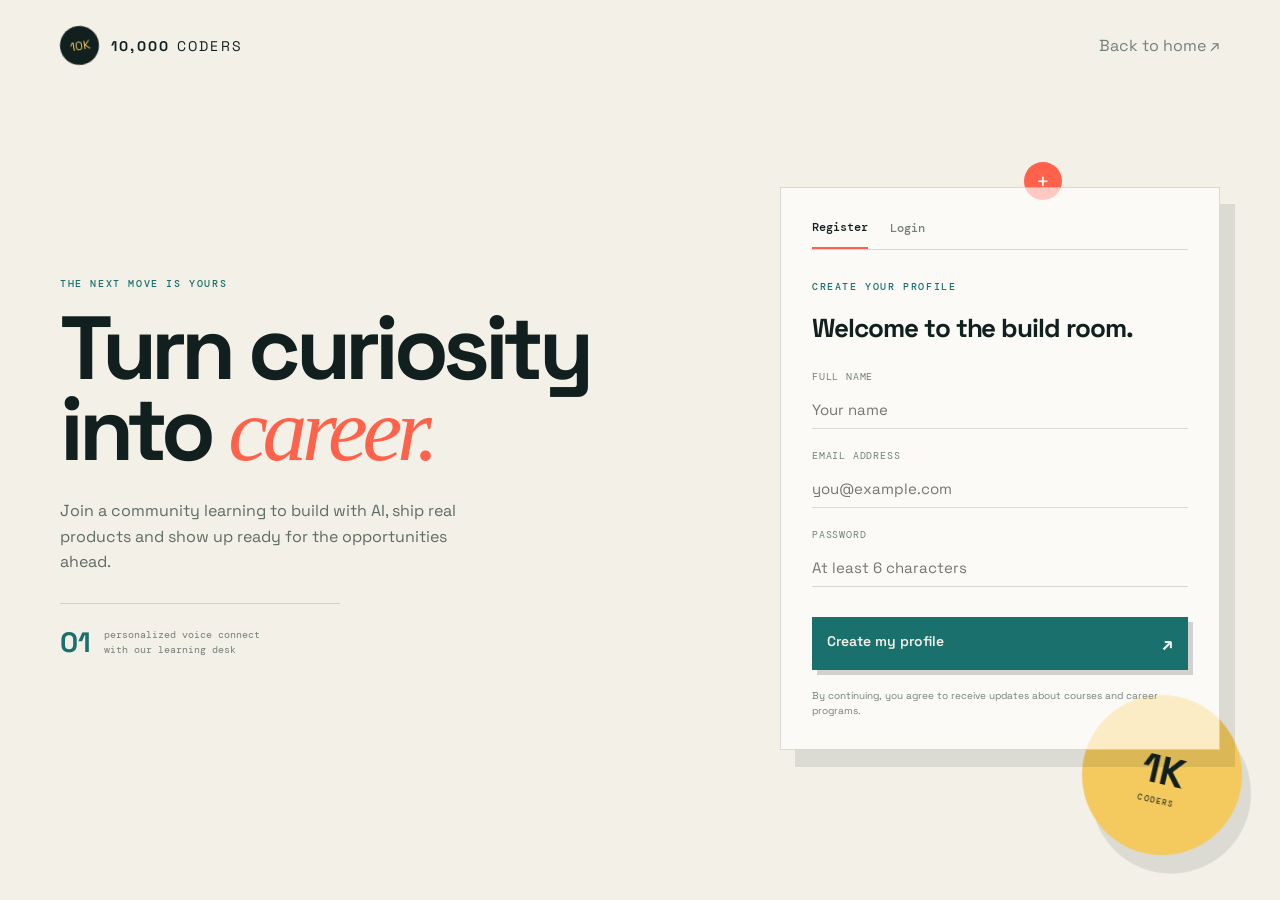
<file: templates/auth.html>
<!doctype html>
<html lang="en">
<head>
  <meta charset="utf-8"><meta name="viewport" content="width=device-width, initial-scale=1">
  <title>10,000 Coders | Join the community</title>
  <link rel="stylesheet" href="/static/style.css">
</head>
<body class="auth-page">
  <div class="auth-orb orb-main"><span>1K</span><small>CODERS</small></div><div class="auth-orb orb-small">+</div>
  <main class="auth-shell">
    <nav class="auth-nav"><a class="brand" href="/"><span class="brand-mark">10K</span><span><strong>10,000</strong> CODERS</span></a><a class="back-link" href="/">Back to home ↗</a></nav>
    <section class="auth-layout">
      <div class="auth-story"><p class="eyebrow">THE NEXT MOVE IS YOURS</p><h1>Turn curiosity<br>into <em>career.</em></h1><p>Join a community learning to build with AI, ship real products and show up ready for the opportunities ahead.</p><div class="auth-stat"><strong>01</strong><span>personalized voice connect<br>with our learning desk</span></div></div>
      <form class="auth-card" method="post" action="/auth"><div class="auth-tabs"><button type="button" class="auth-tab active" data-mode="register">Register</button><button type="button" class="auth-tab" data-mode="login">Login</button></div><input type="hidden" name="mode" id="mode" value="register"><p class="eyebrow" id="authEyebrow">CREATE YOUR PROFILE</p><h2 id="authTitle">Welcome to the build room.</h2><label class="auth-field" id="nameField"><span>Full name</span><input name="name" placeholder="Your name" required></label><label class="auth-field"><span>Email address</span><input name="email" type="email" placeholder="you@example.com" required></label><label class="auth-field" id="passwordField"><span>Password</span><input name="password" type="password" placeholder="At least 6 characters" minlength="6" required></label><button class="auth-submit" type="submit"><span id="submitLabel">Create my profile</span> <b>↗</b></button><small class="auth-note">By continuing, you agree to receive updates about courses and career programs.</small></form>
    </section>
  </main>
  <script>
    const tabs = document.querySelectorAll('.auth-tab'); const mode = document.querySelector('#mode'); const title = document.querySelector('#authTitle'); const eyebrow = document.querySelector('#authEyebrow'); const submit = document.querySelector('#submitLabel'); const nameField = document.querySelector('#nameField');
    tabs.forEach(tab => tab.addEventListener('click', () => { const login = tab.dataset.mode === 'login'; tabs.forEach(item => item.classList.toggle('active', item === tab)); mode.value = login ? 'login' : 'register'; eyebrow.textContent = login ? 'WELCOME BACK' : 'CREATE YOUR PROFILE'; title.textContent = login ? 'Good to see you again.' : 'Welcome to the build room.'; submit.textContent = login ? 'Enter dashboard' : 'Create my profile'; nameField.hidden = login; nameField.querySelector('input').required = !login; }));
  </script>
</body>
</html>
</file>
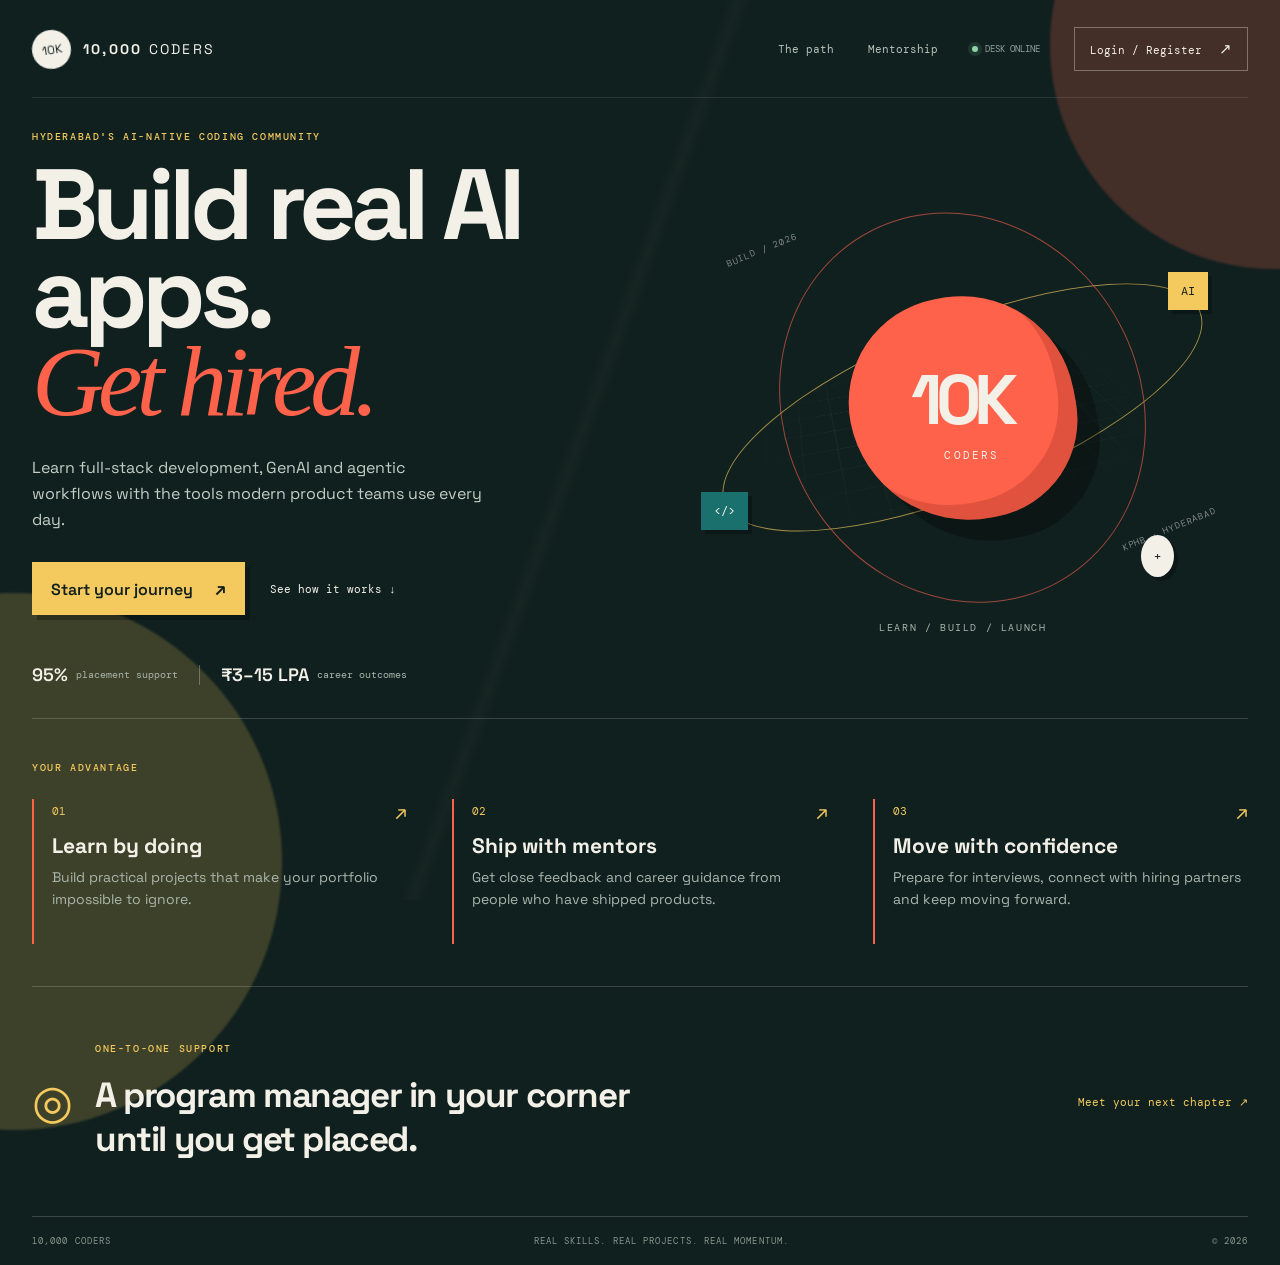
<file: templates/welcome.html>
<!doctype html>
<html lang="en">
<head>
  <meta charset="utf-8"><meta name="viewport" content="width=device-width, initial-scale=1">
  <title>10,000 Coders | Learn. Build. Launch.</title>
  <link rel="stylesheet" href="/static/style.css">
</head>
<body class="welcome-page">
  <div class="welcome-noise"></div><div class="welcome-glow glow-one"></div><div class="welcome-glow glow-two"></div>
  <nav class="welcome-nav"><a class="brand" href="/"><span class="brand-mark">10K</span><span><strong>10,000</strong> CODERS</span></a><div class="nav-links"><a href="#path">The path</a><a href="#mentorship">Mentorship</a><span class="nav-status"><i></i> DESK ONLINE</span><a class="nav-login" href="/auth">Login / Register <b>↗</b></a></div></nav>
  <main class="welcome-main">
    <section class="welcome-hero">
      <div class="hero-copy"><p class="eyebrow">HYDERABAD'S AI-NATIVE CODING COMMUNITY</p><h1>Build real AI apps.<br><span>Get hired.</span></h1><p class="hero-subcopy">Learn full-stack development, GenAI and agentic workflows with the tools modern product teams use every day.</p><div class="hero-actions"><a class="hero-cta" href="/auth">Start your journey <span>↗</span></a><a class="text-link" href="#path">See how it works ↓</a></div><div class="proof-row"><strong>95%</strong><span>placement support</span><i></i><strong>₹3–15 LPA</strong><span>career outcomes</span></div></div>
      <div class="hero-object" id="heroObject" aria-label="Interactive 3D 10,000 Coders emblem"><div class="object-grid"></div><div class="object-ring ring-a"></div><div class="object-ring ring-b"></div><div class="object-core"><span>10K</span><small>CODERS</small></div><div class="object-chip chip-ai">AI</div><div class="object-chip chip-code">&lt;/&gt;</div><div class="object-chip chip-plus">+</div><div class="object-caption">LEARN / BUILD / LAUNCH</div><div class="object-orbit-label label-top">BUILD / 2026</div><div class="object-orbit-label label-bottom">KPHB · HYDERABAD</div></div>
    </section>
    <section class="path-strip reveal" id="path"><p class="eyebrow">YOUR ADVANTAGE</p><div class="path-grid"><article><b>01</b><h2>Learn by doing</h2><p>Build practical projects that make your portfolio impossible to ignore.</p><span class="article-arrow">↗</span></article><article><b>02</b><h2>Ship with mentors</h2><p>Get close feedback and career guidance from people who have shipped products.</p><span class="article-arrow">↗</span></article><article><b>03</b><h2>Move with confidence</h2><p>Prepare for interviews, connect with hiring partners and keep moving forward.</p><span class="article-arrow">↗</span></article></div></section>
    <section class="mentor-strip reveal" id="mentorship"><span class="mentor-mark">◎</span><div><p class="eyebrow">ONE-TO-ONE SUPPORT</p><h2>A program manager in your corner until you get placed.</h2></div><a href="/auth">Meet your next chapter ↗</a></section>
  </main>
  <footer class="welcome-footer"><span>10,000 CODERS</span><span>REAL SKILLS. REAL PROJECTS. REAL MOMENTUM.</span><span>© 2026</span></footer>
  <script src="/static/landing.js"></script>
</body>
</html>
</file>
<file: static/style.css>
@import url('https://fonts.googleapis.com/css2?family=DM+Mono:wght@400;500&family=Space+Grotesk:wght@400;500;600;700&display=swap');
:root{--ink:#11201f;--paper:#f3f0e8;--coral:#ff624b;--teal:#1a706c;--yellow:#f4c95d;--muted:#74807b;--line:rgba(17,32,31,.15)}
*{box-sizing:border-box}html,body{min-height:100%}body{margin:0;background:var(--paper);color:var(--ink);font-family:'Space Grotesk',sans-serif;overflow-x:hidden}body:before{content:'';position:fixed;inset:0;opacity:.3;pointer-events:none;background-image:radial-gradient(rgba(17,32,31,.22) .7px,transparent .7px);background-size:14px 14px}.ambient{position:fixed;border-radius:50%;filter:blur(2px);pointer-events:none;opacity:.45}.ambient-left{width:33vw;height:33vw;background:var(--yellow);left:-18vw;top:30vh}.ambient-right{width:27vw;height:27vw;background:#b2d8c7;right:-12vw;top:-7vw}
.console-shell{width:min(1180px,calc(100% - 56px));min-height:100vh;margin:auto;position:relative;padding:32px 0 22px;display:flex;flex-direction:column}.topbar,footer{display:flex;align-items:center;justify-content:space-between}.brand{display:flex;gap:12px;align-items:center;color:var(--ink);text-decoration:none;font-size:14px;letter-spacing:.16em}.brand strong{font-weight:700}.brand-mark{display:grid;place-items:center;width:39px;height:39px;background:var(--ink);color:var(--yellow);font-size:12px;letter-spacing:0;border-radius:50%;transform:rotate(-9deg)}.live-pill{font:500 10px 'DM Mono',monospace;letter-spacing:.13em;color:var(--teal)}.live-dot,.status-light{display:inline-block;width:7px;height:7px;border-radius:50%;background:var(--coral);margin-right:8px;box-shadow:0 0 0 4px rgba(255,98,75,.12)}
.hero-grid{display:grid;grid-template-columns:1.05fr .82fr 1fr;gap:clamp(30px,5vw,78px);align-items:center;flex:1;padding:clamp(55px,9vh,110px) 0 70px}.intro{position:relative;z-index:2}.eyebrow{margin:0 0 18px;color:var(--teal);font:500 10px 'DM Mono',monospace;letter-spacing:.16em}.intro h1{font-size:clamp(44px,5.3vw,78px);line-height:.98;letter-spacing:-.04em;margin:0}.intro h1 em{font-family:Georgia,serif;font-weight:400;color:var(--coral)}.lede{max-width:380px;color:#56635f;line-height:1.65;margin:28px 0 35px;font-size:15px}.signal-line{display:flex;align-items:center;gap:5px}.signal-line span{width:4px;height:10px;background:var(--teal);animation:pulse 1.4s infinite alternate}.signal-line span:nth-child(2){height:18px;animation-delay:.15s}.signal-line span:nth-child(3){height:25px;animation-delay:.3s}.signal-line span:nth-child(4){height:14px;animation-delay:.45s}.signal-line span:nth-child(5){height:20px;animation-delay:.6s}.signal-line small{font:500 9px 'DM Mono',monospace;letter-spacing:.12em;margin-left:10px;color:var(--muted)}
.orbit-stage{aspect-ratio:1;max-width:345px;justify-self:center;position:relative;display:grid;place-items:center;perspective:700px}.core{width:148px;height:148px;border-radius:43% 57% 51% 49%;background:var(--teal);color:var(--paper);display:grid;place-content:center;text-align:center;transform:rotate(-17deg);box-shadow:18px 24px 0 rgba(17,32,31,.1);animation:float 5s ease-in-out infinite}.core span{font-size:42px;font-weight:700;letter-spacing:-.08em;transform:rotate(17deg)}.core small{font:10px 'DM Mono',monospace;letter-spacing:.15em;transform:rotate(17deg);margin-top:3px}.orbit{position:absolute;border:1px solid rgba(26,112,108,.55);border-radius:50%;width:94%;height:30%;transform:rotate(-28deg);animation:spin 12s linear infinite}.orbit-two{width:80%;height:58%;transform:rotate(57deg);border-color:rgba(255,98,75,.5);animation-direction:reverse;animation-duration:16s}.satellite{position:absolute;display:grid;place-items:center;width:34px;height:34px;border-radius:50%;font:11px 'DM Mono',monospace}.satellite-one{right:4%;top:22%;background:var(--coral);color:white}.satellite-two{left:9%;bottom:18%;background:var(--yellow);font-size:20px}
.call-panel{background:rgba(255,255,255,.58);border:1px solid rgba(17,32,31,.16);padding:27px;border-radius:4px;box-shadow:16px 18px 0 rgba(17,32,31,.07);-webkit-backdrop-filter:blur(12px);backdrop-filter:blur(12px)}.panel-heading{display:flex;justify-content:space-between;align-items:start;margin-bottom:23px}.panel-heading .eyebrow{margin-bottom:8px}.panel-heading h2{font-size:26px;margin:0;letter-spacing:-.04em}.step-count{font:500 12px 'DM Mono',monospace;color:var(--coral)}.step-count i{font-style:normal;color:var(--muted)}.field{margin-bottom:17px}.field label{display:block;font:500 10px 'DM Mono',monospace;color:var(--muted);letter-spacing:.08em;text-transform:uppercase;margin-bottom:8px}.field input,.field select{width:100%;font:15px 'Space Grotesk',sans-serif;color:var(--ink);background:transparent;border:0;border-bottom:1px solid var(--line);padding:8px 0;outline:0;border-radius:0}.field input:focus,.field select:focus{border-color:var(--teal)}.field select{cursor:pointer}.primary{width:100%;border:0;background:var(--coral);color:white;padding:15px 18px;font:600 14px 'Space Grotesk',sans-serif;letter-spacing:.02em;cursor:pointer;transition:transform .2s,background .2s;box-shadow:5px 5px 0 rgba(17,32,31,.16)}.primary:hover{background:#e84f3a;transform:translate(-2px,-2px)}.primary:disabled{opacity:.65;cursor:wait;transform:none}.button-icon{font-size:18px;margin-right:7px;vertical-align:-1px}.status-row{font:12px 'DM Mono',monospace;color:var(--teal);margin:18px 0 0}.status-light{background:var(--teal);box-shadow:0 0 0 4px rgba(26,112,108,.12)}.status-light.active{background:var(--coral);animation:blink 1s infinite}.connecting{display:flex;align-items:center;gap:6px;color:var(--muted);font:10px 'DM Mono',monospace;margin-top:13px;visibility:hidden}.dot{width:5px;height:5px;border-radius:50%;background:var(--coral);animation:blink 1s infinite}.dot:nth-child(2){animation-delay:.15s}.dot:nth-child(3){animation-delay:.3s}.hint{font-size:11px;color:var(--muted);margin:17px 0 0}footer{border-top:1px solid var(--line);padding-top:17px;color:var(--muted);font:9px 'DM Mono',monospace;letter-spacing:.12em}
@keyframes pulse{to{transform:scaleY(.45);opacity:.45}}@keyframes blink{50%{opacity:.25}}@keyframes float{50%{transform:rotate(-12deg) translateY(-9px)}}@keyframes spin{to{transform:rotate(332deg)}}
@media (max-width:850px){.console-shell{width:min(100% - 34px,600px)}.hero-grid{grid-template-columns:1fr;padding-top:60px;gap:42px}.intro h1{font-size:clamp(48px,14vw,72px)}.orbit-stage{max-width:280px;order:2}.call-panel{order:3}footer{gap:10px;flex-wrap:wrap;line-height:1.5}.ambient-left{width:70vw;height:70vw}}@media (max-width:480px){.console-shell{width:calc(100% - 28px);padding-top:22px}.live-pill{font-size:8px}.hero-grid{padding-top:50px}.call-panel{padding:21px}.lede{font-size:14px}.orbit-stage{max-width:235px}.core{width:112px;height:112px}.core span{font-size:31px}.core small{font-size:8px}footer span:last-child{display:none}}

/* Welcome and account surfaces use the same warm, high-contrast visual language. */
.welcome-page,.auth-page{background:#10201f;color:#f3f0e8}.welcome-page:before,.auth-page:before{opacity:.14;background-image:radial-gradient(rgba(243,240,232,.5) .7px,transparent .7px)}.welcome-noise{position:fixed;inset:0;pointer-events:none;opacity:.16;background:linear-gradient(110deg,transparent 45%,rgba(244,201,93,.18) 46%,transparent 47%)}.welcome-glow{position:fixed;border-radius:50%;filter:blur(1px);pointer-events:none}.glow-one{width:42vw;height:42vw;left:-20vw;bottom:-18vw;background:var(--yellow);opacity:.2}.glow-two{width:35vw;height:35vw;right:-17vw;top:-14vw;background:var(--coral);opacity:.22}.welcome-nav,.welcome-main,.welcome-footer{width:min(1240px,calc(100% - 64px));margin:auto;position:relative}.welcome-nav{display:flex;justify-content:space-between;align-items:center;padding:27px 0}.welcome-page .brand,.auth-page .brand{color:var(--paper)}.welcome-page .brand-mark,.auth-page .brand-mark{background:var(--paper);color:var(--ink)}.nav-links{display:flex;align-items:center;gap:34px;font:11px 'DM Mono',monospace}.nav-links a,.back-link{color:#b8c2b9;text-decoration:none}.nav-links a:hover,.back-link:hover{color:var(--yellow)}.nav-login{border:1px solid rgba(243,240,232,.35);padding:11px 15px;color:var(--paper)!important}.welcome-hero{min-height:620px;display:grid;grid-template-columns:1fr 1fr;align-items:center;gap:6vw}.hero-copy{animation:rise-in .9s ease both}.welcome-page .eyebrow{color:var(--yellow)}.welcome-page h1{font-size:clamp(52px,7.8vw,112px);line-height:.88;letter-spacing:-.06em;margin:0}.welcome-page h1 span{font-family:Georgia,serif;font-weight:400;font-style:italic;color:var(--coral)}.hero-subcopy{max-width:450px;color:#c4cec4;line-height:1.6;margin:30px 0;font-size:16px}.hero-actions{display:flex;gap:25px;align-items:center}.hero-cta{background:var(--yellow);color:var(--ink);text-decoration:none;padding:15px 19px;font-weight:600;box-shadow:5px 5px 0 rgba(0,0,0,.25);transition:transform .2s}.hero-cta:hover{transform:translate(-3px,-3px)}.hero-cta span{font-size:18px;margin-left:18px}.text-link{color:var(--paper);font:11px 'DM Mono',monospace;text-decoration:none}.proof-row{display:flex;align-items:center;gap:8px;margin-top:48px;color:#aab6ac;font:10px 'DM Mono',monospace}.proof-row strong{font:600 18px 'Space Grotesk',sans-serif;color:var(--paper)}.proof-row i{height:20px;border-left:1px solid rgba(243,240,232,.3);margin:0 13px}.hero-object{height:470px;position:relative;display:grid;place-items:center;animation:object-in 1s .15s ease both}.object-grid{position:absolute;inset:12%;background:linear-gradient(rgba(243,240,232,.12) 1px,transparent 1px),linear-gradient(90deg,rgba(243,240,232,.12) 1px,transparent 1px);background-size:30px 30px;transform:perspective(500px) rotateX(58deg) rotateZ(-18deg);-webkit-mask-image:radial-gradient(ellipse,black,transparent 68%);mask-image:radial-gradient(ellipse,black,transparent 68%)}.object-ring{position:absolute;border:1px solid rgba(244,201,93,.65);border-radius:50%;width:90%;height:36%;transform:rotate(-22deg);animation:spin 14s linear infinite}.ring-b{width:70%;height:76%;border-color:rgba(255,98,75,.6);transform:rotate(62deg);animation-direction:reverse;animation-duration:18s}.object-core{width:225px;height:225px;display:grid;place-content:center;text-align:center;border-radius:48% 52% 45% 55%;background:var(--coral);box-shadow:18px 25px 0 rgba(0,0,0,.3),inset -16px -18px 0 rgba(126,31,21,.23);transform:rotate(-11deg);animation:float 5s ease-in-out infinite}.object-core span{font-size:70px;font-weight:700;letter-spacing:-.1em;transform:rotate(11deg)}.object-core small{font:11px 'DM Mono',monospace;letter-spacing:.2em;transform:rotate(11deg);margin-top:5px}.object-chip{position:absolute;padding:11px 13px;background:var(--paper);color:var(--ink);font:12px 'DM Mono',monospace;box-shadow:4px 4px 0 rgba(0,0,0,.25);animation:float 4s ease-in-out infinite}.chip-ai{right:7%;top:21%;background:var(--yellow)}.chip-code{left:4%;bottom:24%;background:var(--teal);color:var(--paper);animation-delay:.8s}.chip-plus{right:13%;bottom:14%;border-radius:50%;padding:13px;background:var(--paper);animation-delay:1.3s}.object-caption{position:absolute;bottom:2%;font:10px 'DM Mono',monospace;letter-spacing:.16em;color:#aab6ac}.path-strip{border-top:1px solid rgba(243,240,232,.18);border-bottom:1px solid rgba(243,240,232,.18);padding:42px 0}.path-strip .eyebrow{margin-bottom:25px}.path-grid{display:grid;grid-template-columns:repeat(3,1fr);gap:45px}.path-grid article{border-left:2px solid var(--coral);padding-left:18px}.path-grid b{font:11px 'DM Mono',monospace;color:var(--yellow)}.path-grid h2{font-size:21px;margin:12px 0 8px}.path-grid p{color:#aab6ac;line-height:1.55;font-size:14px;margin:0}.mentor-strip{display:flex;align-items:center;gap:22px;padding:55px 0}.mentor-mark{color:var(--yellow);font-size:47px}.mentor-strip h2{font-size:clamp(22px,3vw,35px);max-width:600px;margin:0;letter-spacing:-.04em}.mentor-strip a{margin-left:auto;color:var(--yellow);font:11px 'DM Mono',monospace;text-decoration:none}.welcome-footer{border-top:1px solid rgba(243,240,232,.18);padding:18px 0;color:#87968b;display:flex;justify-content:space-between;font:9px 'DM Mono',monospace;letter-spacing:.12em}.auth-page{min-height:100vh;background:#f3f0e8;color:var(--ink)}.auth-shell{width:min(1160px,calc(100% - 56px));margin:auto;min-height:100vh;position:relative}.auth-nav{padding:26px 0;display:flex;justify-content:space-between;align-items:center}.auth-page .brand{color:var(--ink)}.auth-page .brand-mark{background:var(--ink);color:var(--yellow)}.back-link{color:var(--muted)}.auth-layout{display:grid;grid-template-columns:1fr 440px;gap:10vw;align-items:center;min-height:calc(100vh - 95px);padding-bottom:50px}.auth-story h1{font-size:clamp(50px,7vw,90px);line-height:.9;letter-spacing:-.06em;margin:0}.auth-story h1 em{font-family:Georgia,serif;color:var(--coral);font-weight:400}.auth-story>p:not(.eyebrow){max-width:400px;line-height:1.6;color:#5e6b64;margin:28px 0}.auth-stat{display:flex;gap:13px;align-items:center;border-top:1px solid var(--line);padding-top:20px;max-width:280px}.auth-stat strong{font-size:28px;color:var(--teal)}.auth-stat span{font:10px 'DM Mono',monospace;color:var(--muted);line-height:1.5}.auth-card{background:rgba(255,255,255,.65);padding:31px;box-shadow:15px 17px 0 rgba(17,32,31,.1);border:1px solid var(--line);position:relative}.auth-tabs{display:flex;gap:22px;border-bottom:1px solid var(--line);margin-bottom:30px}.auth-tab{padding:0 0 12px;background:none;border:0;color:var(--muted);font:500 12px 'DM Mono',monospace;cursor:pointer}.auth-tab.active{color:var(--ink);border-bottom:2px solid var(--coral)}.auth-card h2{font-size:26px;letter-spacing:-.04em;margin:0 0 25px}.auth-field{display:block;margin:20px 0}.auth-field span{display:block;color:var(--muted);font:10px 'DM Mono',monospace;letter-spacing:.08em;text-transform:uppercase;margin-bottom:8px}.auth-field input{width:100%;border:0;border-bottom:1px solid var(--line);background:transparent;padding:9px 0;font:15px 'Space Grotesk',sans-serif;outline:0;color:var(--ink)}.auth-field input:focus{border-color:var(--teal)}.auth-submit{width:100%;margin-top:10px;border:0;background:var(--teal);color:var(--paper);padding:15px;text-align:left;font:600 14px 'Space Grotesk',sans-serif;cursor:pointer;box-shadow:5px 5px 0 rgba(17,32,31,.18)}.auth-submit b{float:right;font-size:18px}.auth-note{display:block;color:var(--muted);font-size:10px;line-height:1.5;margin-top:18px}.auth-orb{position:fixed;border-radius:50%;display:grid;place-content:center;text-align:center;pointer-events:none;z-index:-1}.orb-main{width:160px;height:160px;right:3%;bottom:5%;background:var(--yellow);color:var(--ink);transform:rotate(13deg);box-shadow:13px 16px 0 rgba(17,32,31,.1)}.orb-main span{font-size:40px;font-weight:700}.orb-main small{font:8px 'DM Mono',monospace;letter-spacing:.15em}.orb-small{width:38px;height:38px;right:17%;top:18%;background:var(--coral);color:white;font-size:22px;animation:float 4s infinite}
@keyframes rise-in{from{opacity:0;transform:translateY(25px)}to{opacity:1;transform:none}}@keyframes object-in{from{opacity:0;transform:scale(.8) rotate(7deg)}to{opacity:1;transform:none}}
@media(max-width:800px){.welcome-nav,.welcome-main,.welcome-footer,.auth-shell{width:calc(100% - 32px)}.nav-links a:not(.nav-login){display:none}.welcome-hero,.auth-layout{grid-template-columns:1fr;gap:30px;padding:55px 0}.hero-object{height:330px;order:-1}.object-core{width:170px;height:170px}.object-core span{font-size:52px}.path-grid{grid-template-columns:1fr;gap:25px}.mentor-strip{align-items:flex-start;flex-wrap:wrap}.mentor-strip a{margin-left:0;width:100%}.welcome-footer span:nth-child(2){display:none}.auth-layout{min-height:0;padding-top:25px}.auth-story h1{font-size:55px}.auth-card{padding:24px}.orb-main{width:100px;height:100px;right:-25px;bottom:4%}.orb-main span{font-size:25px}}

.agent-bar{display:flex;align-items:center;gap:20px;margin-top:36px;padding:14px 16px;border:1px solid var(--line);background:rgba(255,255,255,.36);box-shadow:7px 7px 0 rgba(17,32,31,.05)}.agent-bar .eyebrow{margin:0 0 4px}.agent-bar strong{display:block;font-size:14px}.agent-bar>div:first-child{margin-right:auto}.agent-bar>div:first-child span{font:10px 'DM Mono',monospace;color:var(--muted);margin-left:10px}.switch-label{display:flex;align-items:center;gap:10px;font:10px 'DM Mono',monospace;color:var(--teal);cursor:pointer}.switch-label input{position:absolute;opacity:0}.switch{display:block;width:38px;height:21px;background:#bbc6bd;border-radius:20px;position:relative;transition:background .2s}.switch:after{content:'';position:absolute;width:15px;height:15px;left:3px;top:3px;border-radius:50%;background:white;transition:transform .2s}.switch-label input:checked+.switch{background:var(--teal)}.switch-label input:checked+.switch:after{transform:translateX(17px)}.upload-button,.refresh-button{border:1px solid var(--ink);padding:10px 12px;background:transparent;color:var(--ink);font:10px 'DM Mono',monospace;cursor:pointer}.upload-button:hover,.refresh-button:hover{background:var(--yellow)}.upload-button input{display:none}.refresh-button{font-size:18px;padding:4px 10px}.logs-section{padding:0 0 55px}.logs-heading{display:flex;justify-content:space-between;align-items:end;margin-bottom:18px;border-bottom:1px solid var(--line);padding-bottom:15px}.logs-heading .eyebrow{margin:0 0 6px}.logs-heading h2{margin:0;font-size:28px;letter-spacing:-.04em}.logs-heading>span{font:10px 'DM Mono',monospace;color:var(--teal)}.logs-table-wrap{overflow-x:auto;background:rgba(255,255,255,.4);border:1px solid var(--line)}table{border-collapse:collapse;width:100%;min-width:730px;text-align:left;font:11px 'DM Mono',monospace}th{color:var(--muted);font-size:9px;letter-spacing:.1em;text-transform:uppercase;font-weight:500;background:rgba(17,32,31,.04)}th,td{padding:14px 16px;border-bottom:1px solid var(--line)}tbody tr:last-child td{border-bottom:0}td strong{display:block;font:600 13px 'Space Grotesk',sans-serif}td small{display:block;color:var(--muted);margin-top:3px}.log-status{color:var(--teal);background:rgba(26,112,108,.1);padding:4px 7px;font-size:9px}.empty-logs{text-align:center;color:var(--muted);padding:28px!important}
@media(max-width:700px){.agent-bar{align-items:flex-start;flex-wrap:wrap;margin-top:25px}.agent-bar>div:first-child{width:100%;}.agent-bar>div:first-child span{display:block;margin:4px 0}.upload-button{margin-left:auto}.hero-grid{padding-top:45px}}
.courses-section{padding:0 0 54px}.courses-heading{display:flex;justify-content:space-between;align-items:end;border-bottom:1px solid var(--line);padding-bottom:16px}.courses-heading .eyebrow{margin:0 0 6px}.courses-heading h2{margin:0;font-size:28px;letter-spacing:-.04em}.outline-button{border:1px solid var(--teal);background:transparent;color:var(--teal);padding:10px 13px;font:10px 'DM Mono',monospace;cursor:pointer}.outline-button:hover{background:var(--teal);color:var(--paper)}.outline-button span{font-size:16px;margin-left:10px}.courses-panel{padding-top:14px}.course-cards{display:grid;gap:9px}.course-card{display:grid;grid-template-columns:38px 1.3fr 150px auto;align-items:center;gap:15px;border:1px solid var(--line);background:rgba(255,255,255,.42);padding:13px 16px;animation:rise-in .35s ease both}.course-icon{display:grid;place-items:center;width:32px;height:32px;background:var(--yellow);color:var(--ink);font-size:19px;border-radius:50%}.course-card strong{display:block;font-size:14px}.course-card small,.course-slot span{display:block;color:var(--muted);font:10px 'DM Mono',monospace;margin-top:4px}.course-slot b{font:11px 'DM Mono',monospace;color:var(--teal)}.course-card em{font:9px 'DM Mono',monospace;color:var(--teal);font-style:normal;text-transform:uppercase;border:1px solid rgba(26,112,108,.35);padding:5px 7px}.courses-panel[hidden]{display:none}@media(max-width:600px){.courses-heading{align-items:flex-start;gap:16px;flex-direction:column}.course-card{grid-template-columns:34px 1fr auto}.course-slot{grid-column:2}.course-card em{grid-column:3;grid-row:1}.course-card small{line-height:1.5}}
.course-filters{display:flex;gap:7px;margin-bottom:13px}.course-filter{border:1px solid var(--line);background:transparent;color:var(--muted);padding:8px 10px;font:9px 'DM Mono',monospace;cursor:pointer}.course-filter:hover,.course-filter.active{background:var(--teal);border-color:var(--teal);color:var(--paper)}.journey-stats{display:flex;gap:23px;margin:0 0 14px;color:var(--muted);font:9px 'DM Mono',monospace;text-transform:uppercase;letter-spacing:.05em}.journey-stats b{color:var(--coral);font:600 17px 'Space Grotesk',sans-serif;margin-right:5px}
.nav-status{display:flex;align-items:center;gap:7px;color:#8fa39a;font-size:9px}.nav-status i{display:block;width:6px;height:6px;border-radius:50%;background:#8ed4a6;box-shadow:0 0 0 4px rgba(142,212,166,.12);animation:status-pulse 2s infinite}.nav-login b{font-size:15px;margin-left:10px;font-weight:400}.hero-object{transform:perspective(900px) rotateX(var(--tilt-x,0deg)) rotateY(var(--tilt-y,0deg));transition:transform .25s ease-out}.object-core{translate:var(--shift-x,0) var(--shift-y,0);transition:translate .25s ease-out}.object-chip{translate:calc(var(--shift-x,0) * -1) calc(var(--shift-y,0) * -1);transition:translate .3s ease-out}.object-orbit-label{position:absolute;color:rgba(243,240,232,.5);font:9px 'DM Mono',monospace;letter-spacing:.14em}.label-top{top:15%;left:8%;transform:rotate(-22deg)}.label-bottom{right:5%;bottom:23%;transform:rotate(-22deg)}.path-grid article{position:relative;min-height:145px;transition:transform .25s ease,border-color .25s ease}.path-grid article:hover{transform:translateY(-5px);border-color:var(--yellow)}.article-arrow{position:absolute;right:0;top:0;color:var(--yellow);font-size:20px}.reveal{opacity:0;transform:translateY(22px);transition:opacity .7s ease,transform .7s ease}.reveal.is-visible{opacity:1;transform:none}.reveal.is-visible .path-grid article:nth-child(2){transition-delay:.1s}.reveal.is-visible .path-grid article:nth-child(3){transition-delay:.2s}.welcome-nav{position:relative;z-index:4}.welcome-nav:after{content:'';position:absolute;left:0;right:0;bottom:0;border-bottom:1px solid rgba(243,240,232,.1)}
@keyframes status-pulse{50%{opacity:.35;transform:scale(.75)}}
@media(max-width:800px){.nav-status{display:none}.object-orbit-label{font-size:7px}.label-top{top:10%;left:2%}.label-bottom{right:0;bottom:17%}.hero-object{overflow:visible}}
@media(prefers-reduced-motion:reduce){*,*:before,*:after{animation-duration:.01ms!important;animation-iteration-count:1!important;scroll-behavior:auto!important;transition-duration:.01ms!important}.reveal{opacity:1;transform:none}}
.console-shell{width:min(1380px,calc(100% - 48px));display:flex;flex-direction:row;gap:34px}.sidebar{width:190px;flex:0 0 190px;padding:8px 0 22px;display:flex;flex-direction:column;min-height:calc(100vh - 54px);position:sticky;top:27px}.sidebar-brand{display:flex;align-items:center;gap:10px;color:var(--ink);text-decoration:none;font-size:12px;letter-spacing:.12em;line-height:1.05}.sidebar-brand .brand-mark{width:35px;height:35px;font-size:10px}.sidebar-label{font:9px 'DM Mono',monospace;color:var(--muted);letter-spacing:.14em;margin:52px 0 16px}.side-nav{display:grid;gap:6px}.side-link{display:flex;align-items:center;gap:10px;padding:11px 9px;color:var(--muted);text-decoration:none;font:11px 'DM Mono',monospace;border-left:2px solid transparent;transition:background .2s,color .2s,border-color .2s}.side-link span{width:16px;color:var(--coral);font-size:15px;text-align:center}.side-link:hover,.side-link.active{background:rgba(255,255,255,.55);color:var(--ink);border-color:var(--coral)}.sidebar-bottom{margin-top:auto}.sidebar-tip{border-top:1px solid var(--line);padding:17px 4px 19px;display:grid;grid-template-columns:22px 1fr;gap:2px 6px}.sidebar-tip span{grid-row:span 2;color:var(--coral)}.sidebar-tip strong{font-size:11px}.sidebar-tip small{font:9px 'DM Mono',monospace;color:var(--muted)}.logout-link{display:flex;gap:9px;align-items:center;color:var(--muted);text-decoration:none;font:10px 'DM Mono',monospace;padding:9px 4px}.logout-link:hover{color:var(--coral)}.workspace{min-width:0;flex:1}.sidebar-toggle{display:none}.workspace .topbar{padding-top:0}.assistant-section{padding:0 0 54px}.assistant-heading{display:flex;justify-content:space-between;align-items:end;border-bottom:1px solid var(--line);padding-bottom:15px;margin-bottom:14px}.assistant-heading .eyebrow{margin:0 0 6px}.assistant-heading h2{margin:0;font-size:28px;letter-spacing:-.04em}.assistant-online{font:9px 'DM Mono',monospace;color:var(--teal)}.assistant-online i{display:inline-block;width:6px;height:6px;border-radius:50%;background:var(--teal);margin-right:6px}.assistant-shell{background:rgba(255,255,255,.4);border:1px solid var(--line);padding:15px;max-width:760px}.assistant-suggestions{display:flex;gap:7px;flex-wrap:wrap;margin-bottom:13px}.assistant-suggestions button{border:1px solid var(--line);background:transparent;color:var(--muted);padding:8px 10px;font:9px 'DM Mono',monospace;cursor:pointer}.assistant-suggestions button:hover{border-color:var(--coral);color:var(--ink)}.chat-messages{height:155px;overflow-y:auto;display:grid;align-content:start;gap:10px;padding:4px 2px 10px}.chat-message{display:flex;gap:9px;max-width:90%;font-size:12px;line-height:1.45}.chat-message p{margin:0;padding:9px 11px;background:rgba(255,255,255,.75);border:1px solid var(--line)}.chat-avatar{display:grid;place-items:center;flex:0 0 24px;height:24px;background:var(--coral);color:#fff;border-radius:50%;font-size:13px}.user-message{margin-left:auto;justify-content:flex-end}.user-message p{background:var(--teal);color:var(--paper);border-color:var(--teal)}.chat-form{display:flex;border-top:1px solid var(--line);padding-top:12px;gap:9px}.chat-form input{flex:1;border:0;border-bottom:1px solid var(--line);background:transparent;padding:9px 0;outline:0;font:12px 'Space Grotesk',sans-serif;color:var(--ink)}.chat-form input:focus{border-color:var(--teal)}.chat-form button{width:36px;border:0;background:var(--coral);color:white;font-size:18px;cursor:pointer}.chat-form button:hover{transform:translateY(-2px)}
@media(max-width:900px){.console-shell{width:calc(100% - 30px);display:block}.sidebar{position:fixed;z-index:20;left:0;top:0;bottom:0;width:245px;min-height:100vh;padding:27px 22px;background:var(--paper);box-shadow:12px 0 28px rgba(17,32,31,.14);transform:translateX(-105%);transition:transform .25s ease}.sidebar.open{transform:translateX(0)}.sidebar-toggle{display:block;position:fixed;z-index:10;top:22px;left:16px;border:1px solid var(--line);background:var(--paper);color:var(--ink);width:35px;height:35px;cursor:pointer}.workspace .topbar{padding-left:50px}.sidebar-label{margin-top:50px}}
@media(max-width:600px){.assistant-heading h2{font-size:23px}.assistant-suggestions button{font-size:8px}.chat-messages{height:185px}.hero-grid{padding-top:42px}}
</file>
